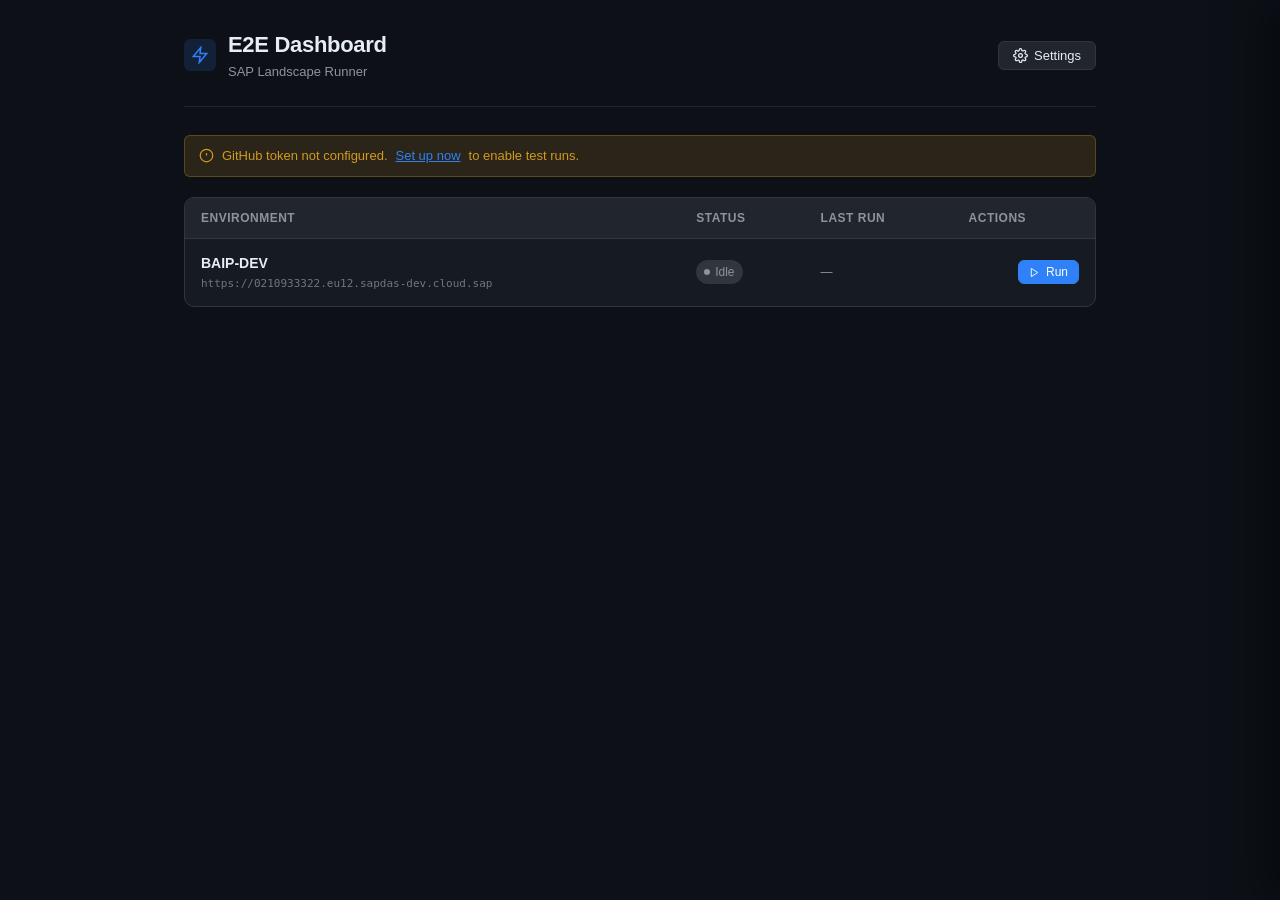
<file: index.html>
<!DOCTYPE html>
<html lang="en">
<head>
  <meta charset="UTF-8" />
  <meta name="viewport" content="width=device-width, initial-scale=1.0" />
  <title>E2E Test Dashboard</title>
  <link rel="stylesheet" href="styles.css" />
</head>
<body>
  <div class="app">
    <header class="header">
      <div class="header-left">
        <div class="header-icon">
          <svg width="18" height="18" viewBox="0 0 24 24" fill="none" stroke="currentColor" stroke-width="2"><polygon points="13 2 3 14 12 14 11 22 21 10 12 10 13 2"/></svg>
        </div>
        <div>
          <h1 class="header-title">E2E Dashboard</h1>
          <span class="header-subtitle">SAP Landscape Runner</span>
        </div>
      </div>
      <button class="btn btn-ghost" id="settingsBtn" title="Configure GitHub settings">
        <svg width="15" height="15" viewBox="0 0 24 24" fill="none" stroke="currentColor" stroke-width="2">
          <circle cx="12" cy="12" r="3"/><path d="M19.4 15a1.65 1.65 0 0 0 .33 1.82l.06.06a2 2 0 0 1 0 2.83 2 2 0 0 1-2.83 0l-.06-.06a1.65 1.65 0 0 0-1.82-.33 1.65 1.65 0 0 0-1 1.51V21a2 2 0 0 1-2 2 2 2 0 0 1-2-2v-.09A1.65 1.65 0 0 0 9 19.4a1.65 1.65 0 0 0-1.82.33l-.06.06a2 2 0 0 1-2.83 0 2 2 0 0 1 0-2.83l.06-.06A1.65 1.65 0 0 0 4.68 15a1.65 1.65 0 0 0-1.51-1H3a2 2 0 0 1-2-2 2 2 0 0 1 2-2h.09A1.65 1.65 0 0 0 4.6 9a1.65 1.65 0 0 0-.33-1.82l-.06-.06a2 2 0 0 1 0-2.83 2 2 0 0 1 2.83 0l.06.06A1.65 1.65 0 0 0 9 4.68a1.65 1.65 0 0 0 1-1.51V3a2 2 0 0 1 2-2 2 2 0 0 1 2 2v.09a1.65 1.65 0 0 0 1 1.51 1.65 1.65 0 0 0 1.82-.33l.06-.06a2 2 0 0 1 2.83 0 2 2 0 0 1 0 2.83l-.06.06A1.65 1.65 0 0 0 19.4 9a1.65 1.65 0 0 0 1.51 1H21a2 2 0 0 1 2 2 2 2 0 0 1-2 2h-.09a1.65 1.65 0 0 0-1.51 1z"/>
        </svg>
        Settings
      </button>
    </header>

    <main class="main">
      <div id="configBanner" class="banner banner-warning" style="display:none">
        <svg width="15" height="15" viewBox="0 0 24 24" fill="none" stroke="currentColor" stroke-width="2"><circle cx="12" cy="12" r="10"/><line x1="12" y1="8" x2="12" y2="12"/><line x1="12" y1="16" x2="12.01" y2="16"/></svg>
        GitHub token not configured. <button class="link-btn" id="configBannerBtn">Set up now</button> to enable test runs.
      </div>

      <div class="table-container">
        <table class="table" id="landscapeTable">
          <thead>
            <tr>
              <th>Environment</th>
              <th>Status</th>
              <th>Last Run</th>
              <th class="th-actions">Actions</th>
            </tr>
          </thead>
          <tbody id="landscapeTableBody">
            <tr><td colspan="4" class="loading-cell">Loading landscapes…</td></tr>
          </tbody>
        </table>
      </div>
    </main>
  </div>

  <!-- Log Sidebar -->
  <div class="log-overlay" id="logOverlay"></div>
  <aside class="log-sidebar" id="logSidebar" aria-label="Run logs">
    <div class="log-sidebar-header">
      <div class="log-sidebar-meta">
        <span class="log-sidebar-title" id="logSidebarTitle">Run Logs</span>
        <span class="log-sidebar-sub" id="logSidebarSub"></span>
      </div>
      <div class="log-sidebar-btns">
        <a class="btn btn-ghost btn-sm" id="logSidebarGhLink" target="_blank" rel="noopener" style="display:none">
          <svg width="12" height="12" viewBox="0 0 24 24" fill="none" stroke="currentColor" stroke-width="2"><path d="M18 13v6a2 2 0 0 1-2 2H5a2 2 0 0 1-2-2V8a2 2 0 0 1 2-2h6"/><polyline points="15 3 21 3 21 9"/><line x1="10" y1="14" x2="21" y2="3"/></svg>
          GitHub
        </a>
        <button class="btn btn-ghost btn-sm" id="logSidebarClose">✕</button>
      </div>
    </div>
    <div class="log-toolbar" id="logToolbar" style="display:none">
      <span class="log-stat log-stat-pass" id="logStatPass"></span>
      <span class="log-stat log-stat-fail" id="logStatFail"></span>
      <button class="btn btn-ghost btn-sm" id="jumpToErrorBtn" style="display:none">↓ Jump to errors</button>
    </div>
    <div class="log-terminal" id="logTerminal">
      <div class="log-loading" id="logLoading">
        <div class="spinner"></div>
        <span>Loading logs…</span>
      </div>
    </div>
  </aside>

  <!-- Run Modal -->
  <div class="modal-backdrop" id="runModalBackdrop" style="display:none">
    <div class="modal" id="runModal">
      <div class="modal-header">
        <div>
          <h2 class="modal-title">Run E2E Tests</h2>
          <p class="modal-subtitle" id="modalLandscapeName"></p>
        </div>
        <button class="modal-close" id="modalClose">&times;</button>
      </div>

      <div class="modal-body">
        <div class="steps" id="stepsSection">
          <div class="step">
            <div class="step-number">1</div>
            <div class="step-content">
              <p class="step-title">Log in to the SAP landscape</p>
              <p class="step-desc">Opens the SAP login page in a new tab. Sign in with your credentials.</p>
              <button class="btn btn-primary" id="openLoginBtn">
                <svg width="13" height="13" viewBox="0 0 24 24" fill="none" stroke="currentColor" stroke-width="2"><path d="M18 13v6a2 2 0 0 1-2 2H5a2 2 0 0 1-2-2V8a2 2 0 0 1 2-2h6"/><polyline points="15 3 21 3 21 9"/><line x1="10" y1="14" x2="21" y2="3"/></svg>
                Open SAP Login
              </button>
            </div>
          </div>

          <div class="step">
            <div class="step-number">2</div>
            <div class="step-content">
              <p class="step-title">Paste your JSESSIONID</p>
              <div class="input-row">
                <label for="jsessionidInput" class="sr-only">JSESSIONID</label>
                <input type="text" class="input" id="jsessionidInput" placeholder="Paste JSESSIONID here…" autocomplete="off" spellcheck="false" />
                <button class="btn btn-ghost" id="pasteBtn" title="Paste from clipboard">
                  <svg width="14" height="14" viewBox="0 0 24 24" fill="none" stroke="currentColor" stroke-width="2"><path d="M16 4h2a2 2 0 0 1 2 2v14a2 2 0 0 1-2 2H6a2 2 0 0 1-2-2V6a2 2 0 0 1 2-2h2"/><rect x="8" y="2" width="8" height="4" rx="1" ry="1"/></svg>
                  Paste
                </button>
              </div>
              <p class="cached-hint" id="cachedHint" style="display:none"></p>
            </div>
          </div>
        </div>

        <div id="runStatus" class="run-status" style="display:none">
          <div class="run-status-inner">
            <div class="spinner" id="runSpinner" style="display:none"></div>
            <div>
              <p class="run-status-title" id="runStatusTitle"></p>
              <p class="run-status-desc" id="runStatusDesc"></p>
            </div>
          </div>
          <div class="run-status-actions">
            <button class="btn btn-ghost btn-sm" id="openLogsBtn" style="display:none">
              <svg width="12" height="12" viewBox="0 0 24 24" fill="none" stroke="currentColor" stroke-width="2"><polyline points="4 17 10 11 4 5"/><line x1="12" y1="19" x2="20" y2="19"/></svg>
              Open Logs
            </button>
            <a id="runStatusLink" class="btn btn-ghost btn-sm" style="display:none" target="_blank" rel="noopener">
              <svg width="12" height="12" viewBox="0 0 24 24" fill="none" stroke="currentColor" stroke-width="2"><path d="M18 13v6a2 2 0 0 1-2 2H5a2 2 0 0 1-2-2V8a2 2 0 0 1 2-2h6"/><polyline points="15 3 21 3 21 9"/><line x1="10" y1="14" x2="21" y2="3"/></svg>
              GitHub
            </a>
          </div>
        </div>
      </div>

      <div class="modal-footer">
        <button class="btn btn-ghost" id="cancelBtn">Cancel</button>
        <button class="btn btn-primary" id="runBtn" disabled>
          <svg width="13" height="13" viewBox="0 0 24 24" fill="none" stroke="currentColor" stroke-width="2"><polygon points="5 3 19 12 5 21 5 3"/></svg>
          Run Tests
        </button>
      </div>
    </div>
  </div>

  <!-- Settings Modal -->
  <div class="modal-backdrop" id="settingsModalBackdrop" style="display:none">
    <div class="modal modal-sm">
      <div class="modal-header">
        <h2 class="modal-title">GitHub Settings</h2>
        <button class="modal-close" id="settingsClose">&times;</button>
      </div>
      <div class="modal-body">
        <p class="settings-desc">Your token is stored in this browser only and used solely to trigger GitHub Actions.</p>
        <label class="label" for="ghToken">Personal Access Token (PAT)</label>
        <input type="password" class="input" id="ghToken" placeholder="your token…" />
        <p class="field-hint">Needs <code>repo</code> scope (or <code>actions:write</code> + <code>repo:read</code>).</p>
      </div>
      <div class="modal-footer">
        <button class="btn btn-ghost" id="settingsCancelBtn">Cancel</button>
        <button class="btn btn-primary" id="settingsSaveBtn">Save</button>
      </div>
    </div>
  </div>

  <script src="app.js"></script>
</body>
</html>
</file>
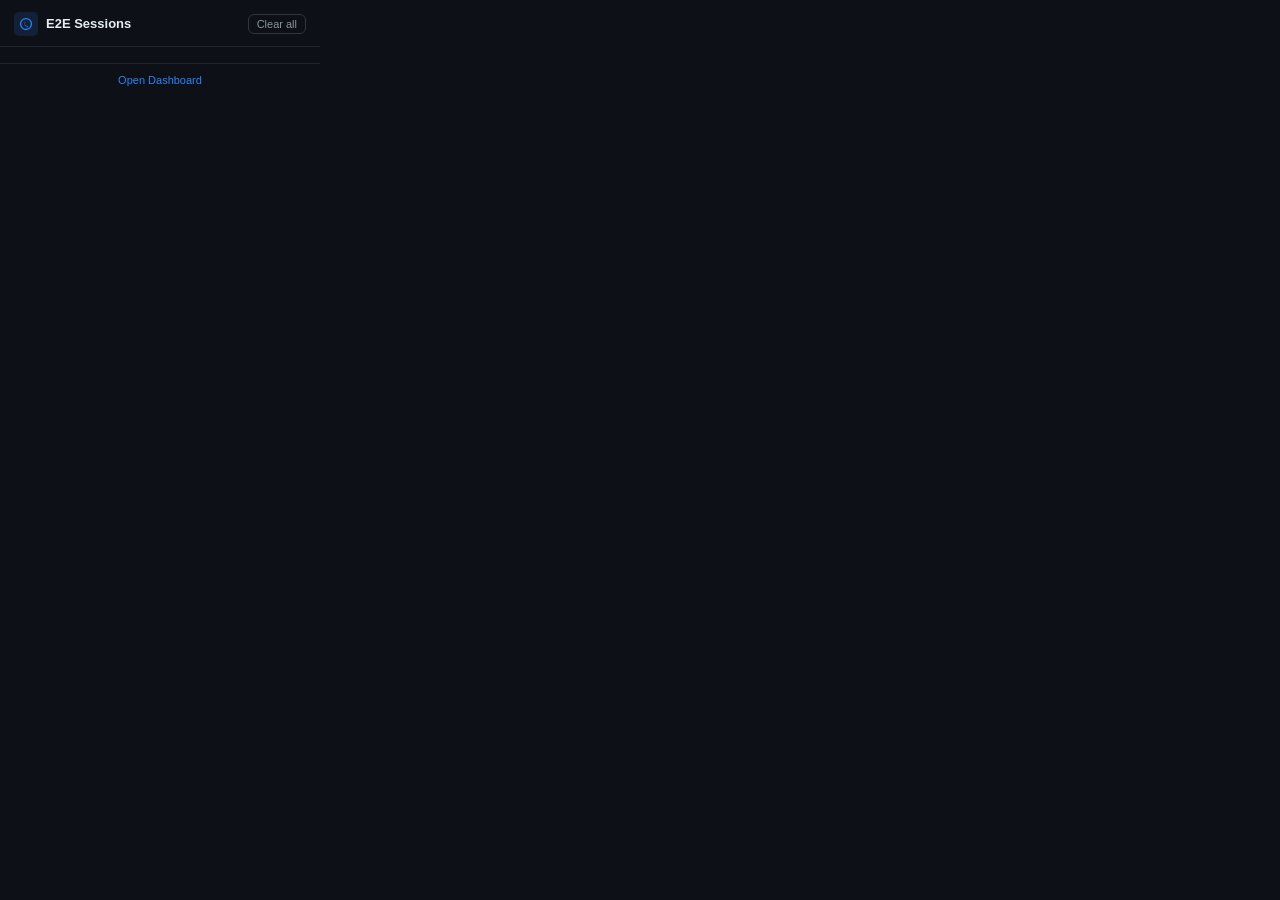
<file: extension/popup.html>
<!DOCTYPE html>
<html lang="en">
<head>
  <meta charset="UTF-8">
  <meta name="viewport" content="width=device-width, initial-scale=1.0">
  <title>SAP E2E Session Capture</title>
  <link rel="stylesheet" href="popup.css">
</head>
<body>
  <header class="header">
    <div class="header-left">
      <div class="header-icon">
        <svg width="14" height="14" viewBox="0 0 16 16" fill="none" xmlns="http://www.w3.org/2000/svg">
          <path d="M8 1a7 7 0 1 0 0 14A7 7 0 0 0 8 1zm0 1.5a5.5 5.5 0 1 1 0 11 5.5 5.5 0 0 1 0-11zm-1 2.5v4l3.5 2-.5.87L6.5 9.5V5H7z" fill="currentColor"/>
        </svg>
      </div>
      <span class="header-title">E2E Sessions</span>
    </div>
    <button class="btn-clear" id="clearBtn">Clear all</button>
  </header>

  <div class="sessions" id="sessionsList">
    <!-- populated by popup.js -->
  </div>

  <footer class="footer">
    <a href="https://tirottasoftware.github.io/scheduler-e2e-dashboard/" target="_blank">Open Dashboard</a>
  </footer>

  <script src="popup.js"></script>
</body>
</html>
</file>
<file: styles.css>
*, *::before, *::after { box-sizing: border-box; margin: 0; padding: 0; }

.sr-only {
  position: absolute;
  width: 1px; height: 1px;
  padding: 0; margin: -1px;
  overflow: hidden;
  clip: rect(0,0,0,0);
  white-space: nowrap;
  border: 0;
}

:root {
  --bg: #0d1117;
  --bg-surface: #161b22;
  --bg-surface-2: #21262d;
  --bg-surface-3: #30363d;
  --border: #30363d;
  --border-subtle: #21262d;
  --text: #e6edf3;
  --text-muted: #8b949e;
  --text-dim: #6e7681;
  --accent: #2f81f7;
  --accent-hover: #388bfd;
  --accent-dim: rgba(47, 129, 247, 0.15);
  --green: #3fb950;
  --green-dim: rgba(63, 185, 80, 0.15);
  --red: #f85149;
  --red-dim: rgba(248, 81, 73, 0.15);
  --yellow: #d29922;
  --yellow-dim: rgba(210, 153, 34, 0.15);
  --radius: 6px;
  --radius-lg: 10px;
  --shadow: 0 8px 24px rgba(1, 4, 9, 0.6);
}

body {
  background: var(--bg);
  color: var(--text);
  font-family: -apple-system, BlinkMacSystemFont, 'Segoe UI', 'Helvetica Neue', Arial, sans-serif;
  font-size: 14px;
  line-height: 1.5;
  min-height: 100vh;
}

/* ── Layout ── */
.app { max-width: 960px; margin: 0 auto; padding: 0 24px 80px; }

.header {
  display: flex;
  align-items: center;
  justify-content: space-between;
  padding: 28px 0 24px;
  border-bottom: 1px solid var(--border-subtle);
  margin-bottom: 28px;
}

.header-left { display: flex; align-items: center; gap: 12px; }
.header-title { font-size: 22px; font-weight: 600; color: var(--text); letter-spacing: -0.3px; }
.header-subtitle { font-size: 13px; color: var(--text-muted); }

.main { display: flex; flex-direction: column; gap: 20px; }

/* ── Banner ── */
.banner {
  display: flex;
  align-items: center;
  gap: 8px;
  padding: 10px 14px;
  border-radius: var(--radius);
  font-size: 13px;
}
.banner-warning {
  background: var(--yellow-dim);
  border: 1px solid rgba(210, 153, 34, 0.3);
  color: #d29922;
}


/* ── Table ── */
.table-container {
  background: var(--bg-surface);
  border: 1px solid var(--border);
  border-radius: var(--radius-lg);
  overflow: hidden;
}

.table { width: 100%; border-collapse: collapse; }

.table thead { background: var(--bg-surface-2); }
.table th {
  padding: 11px 16px;
  text-align: left;
  font-size: 12px;
  font-weight: 600;
  text-transform: uppercase;
  letter-spacing: 0.5px;
  color: var(--text-muted);
  border-bottom: 1px solid var(--border);
}
.th-actions { text-align: right; }

.table td {
  padding: 14px 16px;
  border-bottom: 1px solid var(--border-subtle);
  vertical-align: middle;
}

.table tbody tr:last-child td { border-bottom: none; }

.table tbody tr:hover { background: var(--bg-surface-2); }

.landscape-name { font-weight: 600; color: var(--text); font-size: 14px; }
.landscape-url { font-size: 12px; color: var(--text-dim); font-family: 'SF Mono', 'Fira Code', monospace; white-space: nowrap; overflow: hidden; text-overflow: ellipsis; max-width: 280px; }

.table .loading-cell { text-align: center; color: var(--text-muted); padding: 32px; }

/* ── Status badges ── */
.badge {
  display: inline-flex;
  align-items: center;
  gap: 5px;
  padding: 3px 8px;
  border-radius: 20px;
  font-size: 12px;
  font-weight: 500;
}
.badge-idle    { background: var(--bg-surface-3); color: var(--text-muted); }
.badge-running { background: var(--yellow-dim); color: var(--yellow); }
.badge-success { background: var(--green-dim); color: var(--green); }
.badge-failure { background: var(--red-dim); color: var(--red); }

.badge-dot {
  width: 6px;
  height: 6px;
  border-radius: 50%;
  background: currentColor;
}
.badge-running .badge-dot { animation: pulse 1.2s ease-in-out infinite; }

@keyframes pulse {
  0%, 100% { opacity: 1; }
  50%       { opacity: 0.3; }
}

.td-actions { text-align: right; }
.last-run-cell { font-size: 12px; color: var(--text-muted); white-space: nowrap; }

/* ── Buttons ── */
.btn {
  display: inline-flex;
  align-items: center;
  gap: 6px;
  padding: 6px 14px;
  border-radius: var(--radius);
  border: 1px solid transparent;
  font-size: 13px;
  font-weight: 500;
  cursor: pointer;
  transition: background 0.12s, border-color 0.12s, opacity 0.12s;
  text-decoration: none;
  white-space: nowrap;
  background: none;
  color: var(--text);
}

.btn-primary {
  background: var(--accent);
  border-color: var(--accent);
  color: #fff;
}
.btn-primary:hover { background: var(--accent-hover); border-color: var(--accent-hover); }
.btn-primary:disabled { opacity: 0.45; cursor: not-allowed; }

.btn-ghost { border-color: var(--border); background: var(--bg-surface-2); }
.btn-ghost:hover { background: var(--bg-surface-3); }

.btn-sm { padding: 4px 10px; font-size: 12px; }

.link-btn {
  background: none;
  border: none;
  color: var(--accent);
  cursor: pointer;
  font-size: inherit;
  padding: 0;
  text-decoration: underline;
}

/* ── Modal ── */
.modal-backdrop {
  position: fixed;
  inset: 0;
  background: rgba(1, 4, 9, 0.75);
  backdrop-filter: blur(4px);
  display: flex;
  align-items: center;
  justify-content: center;
  z-index: 100;
  padding: 24px;
}

.modal {
  background: var(--bg-surface);
  border: 1px solid var(--border);
  border-radius: var(--radius-lg);
  width: 100%;
  max-width: 540px;
  box-shadow: var(--shadow);
}

@media (prefers-reduced-motion: no-preference) {
  .modal { animation: modal-in 0.18s ease; }
}

.modal-sm { max-width: 420px; }

@keyframes modal-in {
  from { opacity: 0; transform: translateY(8px) scale(0.98); }
  to   { opacity: 1; transform: translateY(0) scale(1); }
}

.modal-header {
  display: flex;
  align-items: flex-start;
  justify-content: space-between;
  padding: 20px 20px 0;
}

.modal-title { font-size: 16px; font-weight: 600; color: var(--text); }
.modal-subtitle { font-size: 13px; color: var(--text-muted); margin-top: 2px; }

.modal-close {
  background: none;
  border: none;
  color: var(--text-muted);
  font-size: 22px;
  cursor: pointer;
  line-height: 1;
  padding: 0 2px;
  margin-top: -2px;
}
.modal-close:hover { color: var(--text); }

.modal-body { padding: 20px; display: flex; flex-direction: column; gap: 16px; }

.modal-footer {
  display: flex;
  justify-content: flex-end;
  gap: 8px;
  padding: 14px 20px;
  border-top: 1px solid var(--border-subtle);
}

/* ── Steps ── */
.steps { display: flex; flex-direction: column; gap: 0; }

.step {
  display: flex;
  gap: 14px;
  padding: 14px 0;
  border-bottom: 1px solid var(--border-subtle);
}
.step:last-child { border-bottom: none; padding-bottom: 0; }
.step:first-child { padding-top: 0; }

.step-number {
  width: 24px;
  height: 24px;
  border-radius: 50%;
  background: var(--bg-surface-2);
  border: 1px solid var(--border);
  display: flex;
  align-items: center;
  justify-content: center;
  font-size: 11px;
  font-weight: 700;
  color: var(--text-muted);
  flex-shrink: 0;
  margin-top: 1px;
}

.step-content { flex: 1; }
.step-title { font-size: 13px; font-weight: 600; color: var(--text); margin-bottom: 4px; }
.step-desc { font-size: 13px; color: var(--text-muted); margin-bottom: 10px; }
.step-hint {
  display: flex;
  align-items: center;
  gap: 5px;
  font-size: 12px;
  color: var(--text-dim);
  margin-top: 8px;
}

/* ── Inputs ── */
.input {
  width: 100%;
  padding: 8px 12px;
  background: var(--bg);
  border: 1px solid var(--border);
  border-radius: var(--radius);
  color: var(--text);
  font-size: 13px;
  font-family: 'SF Mono', 'Fira Code', monospace;
  outline: none;
  transition: border-color 0.12s;
}
.input:focus { border-color: var(--accent); }
.input::placeholder { color: var(--text-dim); }

.input-row { display: flex; gap: 8px; align-items: stretch; }
.input-row .input { font-size: 13px; }

.label { display: block; font-size: 12px; font-weight: 600; color: var(--text-muted); margin: 12px 0 6px; text-transform: uppercase; letter-spacing: 0.4px; }
.label:first-child { margin-top: 0; }

.field-hint { font-size: 12px; color: var(--text-dim); margin-top: 5px; }
.field-hint a { color: var(--accent); text-decoration: none; }
.field-hint a:hover { text-decoration: underline; }
.field-hint code { font-family: 'SF Mono', 'Fira Code', monospace; background: var(--bg-surface-3); padding: 1px 4px; border-radius: 3px; font-size: 11px; }

.settings-desc { font-size: 13px; color: var(--text-muted); margin-bottom: 4px; }

/* ── Run status ── */
.run-status {
  background: var(--bg-surface-2);
  border: 1px solid var(--border);
  border-radius: var(--radius);
  padding: 12px 14px;
  display: flex;
  align-items: center;
  justify-content: space-between;
  gap: 12px;
}

.run-status-inner { display: flex; align-items: center; gap: 12px; }

.run-status-title { font-size: 13px; font-weight: 600; color: var(--text); }
.run-status-desc  { font-size: 12px; color: var(--text-muted); margin-top: 1px; }

.spinner {
  width: 18px;
  height: 18px;
  border: 2px solid var(--border);
  border-top-color: var(--accent);
  border-radius: 50%;
  animation: spin 0.7s linear infinite;
  flex-shrink: 0;
}
@keyframes spin { to { transform: rotate(360deg); } }

/* ── Header icon ── */
.header-icon {
  width: 32px;
  height: 32px;
  background: var(--accent-dim);
  border-radius: var(--radius);
  display: flex;
  align-items: center;
  justify-content: center;
  color: var(--accent);
  flex-shrink: 0;
}

/* ── Table: merged env+url cell ── */
.env-name { font-weight: 600; font-size: 14px; color: var(--text); }
.env-url  { font-size: 11px; color: var(--text-dim); font-family: 'SF Mono','Fira Code',monospace; margin-top: 2px; white-space: nowrap; overflow: hidden; text-overflow: ellipsis; max-width: 300px; }

/* ── Table: row state left-border ── */
.table tbody tr[data-state="running"] { box-shadow: inset 3px 0 0 var(--yellow); }
.table tbody tr[data-state="success"] { box-shadow: inset 3px 0 0 var(--green); }
.table tbody tr[data-state="failure"] { box-shadow: inset 3px 0 0 var(--red); }

/* ── Last run cell ── */
.run-link { color: inherit; text-decoration: none; }
.run-link:hover { text-decoration: underline; color: var(--accent); }

/* ── Pass/fail pill ── */
.pf-pill { display: inline-flex; gap: 8px; font-size: 11px; margin-top: 4px; font-weight: 500; font-family: 'SF Mono','Fira Code',monospace; }
.pf-pass { color: var(--green); }
.pf-fail { color: var(--red); }

/* ── Run status actions ── */
.run-status-actions { display: flex; gap: 6px; flex-shrink: 0; }

/* ── Cached session hint ── */
.cached-hint { font-size: 11px; color: var(--text-dim); margin-top: 6px; font-style: italic; }

/* ── Log sidebar overlay ── */
.log-overlay {
  position: fixed;
  inset: 0;
  background: rgba(1, 4, 9, 0.55);
  backdrop-filter: blur(2px);
  z-index: 200;
  opacity: 0;
  pointer-events: none;
  transition: opacity 0.22s;
}
.log-overlay.open { opacity: 1; pointer-events: all; }

/* ── Log sidebar ── */
.log-sidebar {
  position: fixed;
  top: 0; right: 0; bottom: 0;
  width: 520px;
  max-width: 100vw;
  background: var(--bg-surface);
  border-left: 1px solid var(--border);
  z-index: 201;
  display: flex;
  flex-direction: column;
  transform: translateX(100%);
  transition: transform 0.25s cubic-bezier(.4, 0, .2, 1);
  box-shadow: -12px 0 40px rgba(1, 4, 9, 0.55);
}
.log-sidebar.open { transform: translateX(0); }

.log-sidebar-header {
  display: flex;
  align-items: center;
  justify-content: space-between;
  padding: 14px 16px;
  border-bottom: 1px solid var(--border);
  flex-shrink: 0;
}
.log-sidebar-meta { display: flex; flex-direction: column; gap: 2px; }
.log-sidebar-title { font-size: 13px; font-weight: 600; color: var(--text); }
.log-sidebar-sub   { font-size: 11px; color: var(--text-muted); }
.log-sidebar-btns  { display: flex; gap: 6px; }

/* ── Log toolbar ── */
.log-toolbar {
  display: flex;
  align-items: center;
  gap: 10px;
  padding: 8px 12px;
  border-bottom: 1px solid var(--border-subtle);
  background: var(--bg-surface-2);
  flex-shrink: 0;
  flex-wrap: wrap;
}
.log-stat { font-size: 12px; font-weight: 600; font-family: 'SF Mono','Fira Code',monospace; }
.log-stat-pass { color: var(--green); }
.log-stat-fail { color: var(--red); }

/* ── Log terminal ── */
.log-terminal {
  flex: 1;
  overflow-y: auto;
  padding: 10px 14px;
  font-family: 'SF Mono', 'Fira Code', 'Consolas', monospace;
  font-size: 12px;
  line-height: 1.65;
  background: #010409;
}

.log-line    { color: var(--text-muted); padding: 0; white-space: pre-wrap; word-break: break-all; }
.log-pass    { color: #3fb950; }
.log-fail    { color: #f85149; font-weight: 600; }
.log-section { color: #79c0ff; font-weight: 700; padding-top: 10px; }
.log-summary { color: var(--text); font-weight: 600; border-top: 1px solid var(--border-subtle); margin-top: 6px; padding-top: 6px; }

.log-loading {
  display: flex;
  align-items: center;
  gap: 10px;
  color: var(--text-muted);
  padding: 32px 0;
  font-size: 13px;
  justify-content: center;
}
.log-empty {
  color: var(--text-muted);
  padding: 32px 0;
  font-size: 13px;
  text-align: center;
}
.log-empty a { color: var(--accent); }
@keyframes spin { to { transform: rotate(360deg); } }
</file>
<file: extension/popup.css>
*, *::before, *::after { box-sizing: border-box; margin: 0; padding: 0; }

:root {
  --bg: #0d1117;
  --bg-surface: #161b22;
  --bg-surface-2: #21262d;
  --bg-surface-3: #30363d;
  --border: #30363d;
  --border-subtle: #21262d;
  --text: #e6edf3;
  --text-muted: #8b949e;
  --text-dim: #6e7681;
  --accent: #2f81f7;
  --green: #3fb950;
  --green-dim: rgba(63, 185, 80, 0.12);
  --red: #f85149;
  --radius: 6px;
}

body {
  width: 320px;
  background: var(--bg);
  color: var(--text);
  font-family: -apple-system, BlinkMacSystemFont, 'Segoe UI', sans-serif;
  font-size: 13px;
  line-height: 1.5;
}

/* ── Header ── */
.header {
  display: flex;
  align-items: center;
  justify-content: space-between;
  padding: 12px 14px 10px;
  border-bottom: 1px solid var(--border-subtle);
}

.header-left { display: flex; align-items: center; gap: 8px; }

.header-icon {
  width: 24px;
  height: 24px;
  background: rgba(47, 129, 247, 0.15);
  border-radius: 5px;
  display: flex;
  align-items: center;
  justify-content: center;
  color: var(--accent);
  flex-shrink: 0;
}

.header-title {
  font-size: 13px;
  font-weight: 600;
  color: var(--text);
}

.btn-clear {
  background: none;
  border: 1px solid var(--border);
  border-radius: var(--radius);
  color: var(--text-muted);
  font-size: 11px;
  padding: 3px 8px;
  cursor: pointer;
  transition: background 0.12s, color 0.12s;
}
.btn-clear:hover { background: var(--bg-surface-2); color: var(--text); }
.btn-clear:disabled { opacity: 0.4; cursor: not-allowed; }

/* ── Sessions list ── */
.sessions { padding: 8px 0; }

.empty {
  display: flex;
  flex-direction: column;
  align-items: center;
  gap: 8px;
  padding: 28px 20px;
  text-align: center;
  color: var(--text-muted);
}
.empty-icon { font-size: 26px; opacity: 0.5; }
.empty-title { font-size: 13px; font-weight: 600; color: var(--text-muted); }
.empty-desc { font-size: 12px; color: var(--text-dim); }

.session-item {
  display: flex;
  align-items: center;
  justify-content: space-between;
  gap: 10px;
  padding: 10px 14px;
  border-bottom: 1px solid var(--border-subtle);
  transition: background 0.1s;
}
.session-item:last-child { border-bottom: none; }
.session-item:hover { background: var(--bg-surface-2); }

.session-info { flex: 1; min-width: 0; }

.session-name {
  font-size: 12px;
  font-weight: 600;
  color: var(--text);
  display: flex;
  align-items: center;
  gap: 6px;
}

.session-dot {
  width: 6px;
  height: 6px;
  border-radius: 50%;
  background: var(--green);
  flex-shrink: 0;
}

.session-age {
  font-size: 11px;
  color: var(--text-muted);
  margin-top: 2px;
}

.session-id {
  font-size: 11px;
  color: var(--text-dim);
  font-family: 'SF Mono', 'Fira Code', monospace;
  margin-top: 2px;
  white-space: nowrap;
  overflow: hidden;
  text-overflow: ellipsis;
  max-width: 180px;
}

.btn-copy {
  background: var(--bg-surface-2);
  border: 1px solid var(--border);
  border-radius: var(--radius);
  color: var(--text-muted);
  font-size: 11px;
  padding: 4px 9px;
  cursor: pointer;
  transition: background 0.12s, color 0.12s, border-color 0.12s;
  flex-shrink: 0;
  white-space: nowrap;
}
.btn-copy:hover { background: var(--bg-surface-3); color: var(--text); }
.btn-copy.copied { color: var(--green); border-color: rgba(63, 185, 80, 0.4); background: var(--green-dim); }

/* ── Footer ── */
.footer {
  padding: 8px 14px;
  border-top: 1px solid var(--border-subtle);
  font-size: 11px;
  color: var(--text-dim);
  text-align: center;
}

.footer a { color: var(--accent); text-decoration: none; }
.footer a:hover { text-decoration: underline; }
</file>
